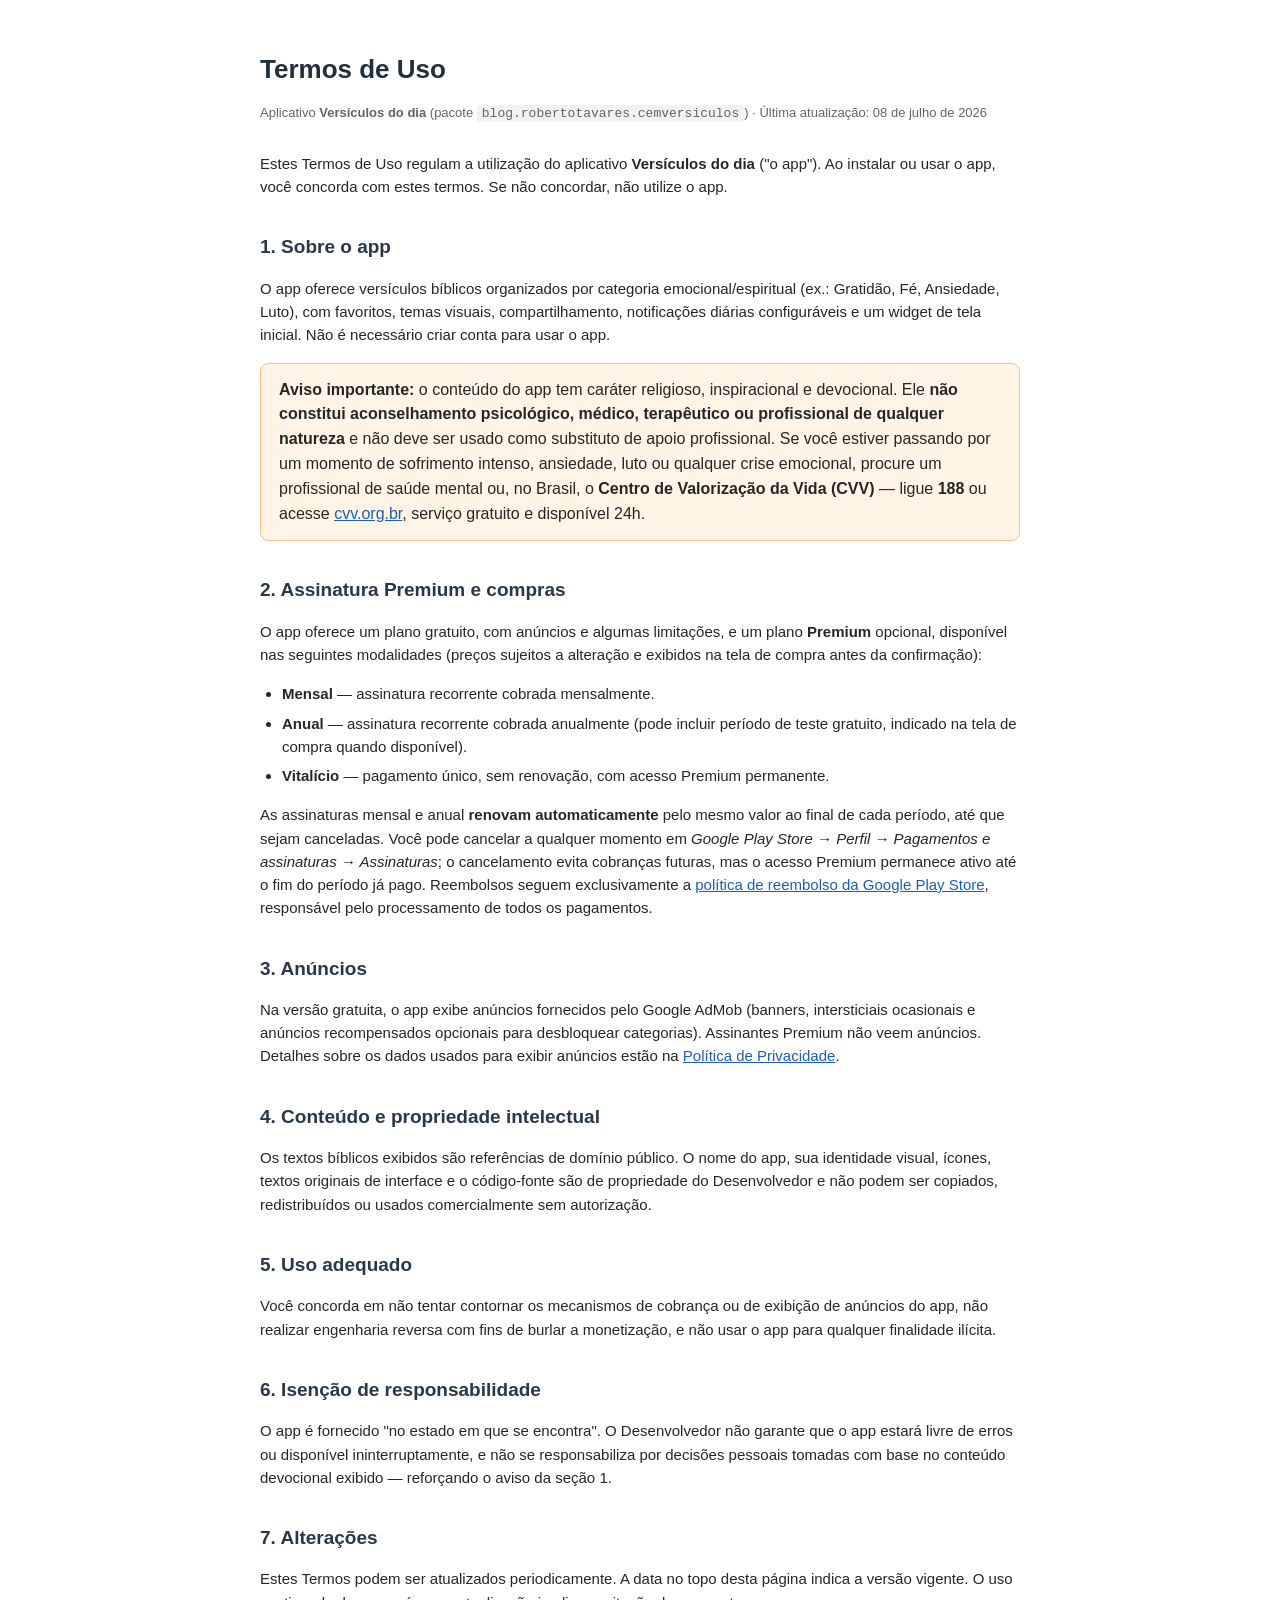
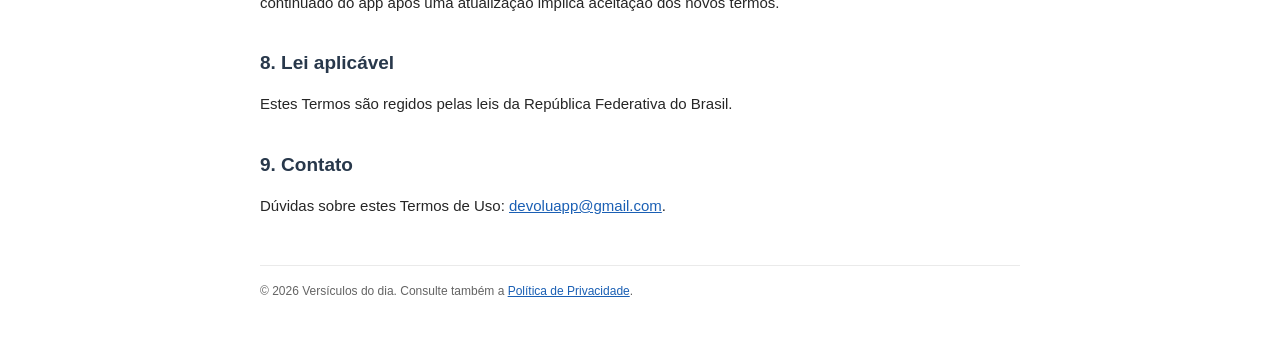
<file: termos_de_uso.html>
<!DOCTYPE html>
<html lang="pt-BR">
<head>
<meta charset="utf-8">
<meta name="viewport" content="width=device-width, initial-scale=1">
<title>Termos de Uso — Versículos do dia</title>
<style>
  body {
    font-family: -apple-system, "Segoe UI", Helvetica, Arial, sans-serif;
    color: #262626;
    background: #ffffff;
    max-width: 760px;
    margin: 0 auto;
    padding: 32px 20px 64px;
    line-height: 1.55;
  }
  h1 { font-size: 26px; color: #212f3f; margin-bottom: 4px; }
  .subtitle { color: #646464; font-size: 13px; margin-bottom: 28px; }
  h2 { font-size: 19px; color: #28384b; margin-top: 34px; margin-bottom: 10px; }
  p, li { font-size: 15px; }
  ul { padding-left: 22px; }
  li { margin-bottom: 6px; }
  code { background: #f2f2f2; padding: 1px 5px; border-radius: 3px; font-size: 13px; }
  a { color: #1a5fb4; }
  .aviso { background: #fff4e5; border: 1px solid #f0c48a; border-radius: 8px; padding: 14px 18px; margin: 16px 0; }
  footer { margin-top: 48px; color: #646464; font-size: 12px; border-top: 1px solid #eaeaea; padding-top: 16px; }
</style>
</head>
<body>

<h1>Termos de Uso</h1>
<p class="subtitle">Aplicativo <strong>Versículos do dia</strong> (pacote <code>blog.robertotavares.cemversiculos</code>) · Última atualização: 08 de julho de 2026</p>

<p>Estes Termos de Uso regulam a utilização do aplicativo <strong>Versículos do dia</strong> ("o app"). Ao instalar ou usar o app, você concorda com estes termos. Se não concordar, não utilize o app.</p>

<h2>1. Sobre o app</h2>
<p>O app oferece versículos bíblicos organizados por categoria emocional/espiritual (ex.: Gratidão, Fé, Ansiedade, Luto), com favoritos, temas visuais, compartilhamento, notificações diárias configuráveis e um widget de tela inicial. Não é necessário criar conta para usar o app.</p>

<div class="aviso">
<strong>Aviso importante:</strong> o conteúdo do app tem caráter religioso, inspiracional e devocional. Ele <strong>não constitui aconselhamento psicológico, médico, terapêutico ou profissional de qualquer natureza</strong> e não deve ser usado como substituto de apoio profissional. Se você estiver passando por um momento de sofrimento intenso, ansiedade, luto ou qualquer crise emocional, procure um profissional de saúde mental ou, no Brasil, o <strong>Centro de Valorização da Vida (CVV)</strong> — ligue <strong>188</strong> ou acesse <a href="https://www.cvv.org.br" target="_blank" rel="noopener">cvv.org.br</a>, serviço gratuito e disponível 24h.
</div>

<h2>2. Assinatura Premium e compras</h2>
<p>O app oferece um plano gratuito, com anúncios e algumas limitações, e um plano <strong>Premium</strong> opcional, disponível nas seguintes modalidades (preços sujeitos a alteração e exibidos na tela de compra antes da confirmação):</p>
<ul>
  <li><strong>Mensal</strong> — assinatura recorrente cobrada mensalmente.</li>
  <li><strong>Anual</strong> — assinatura recorrente cobrada anualmente (pode incluir período de teste gratuito, indicado na tela de compra quando disponível).</li>
  <li><strong>Vitalício</strong> — pagamento único, sem renovação, com acesso Premium permanente.</li>
</ul>
<p>As assinaturas mensal e anual <strong>renovam automaticamente</strong> pelo mesmo valor ao final de cada período, até que sejam canceladas. Você pode cancelar a qualquer momento em <em>Google Play Store → Perfil → Pagamentos e assinaturas → Assinaturas</em>; o cancelamento evita cobranças futuras, mas o acesso Premium permanece ativo até o fim do período já pago. Reembolsos seguem exclusivamente a <a href="https://support.google.com/googleplay/answer/2479637" target="_blank" rel="noopener">política de reembolso da Google Play Store</a>, responsável pelo processamento de todos os pagamentos.</p>

<h2>3. Anúncios</h2>
<p>Na versão gratuita, o app exibe anúncios fornecidos pelo Google AdMob (banners, intersticiais ocasionais e anúncios recompensados opcionais para desbloquear categorias). Assinantes Premium não veem anúncios. Detalhes sobre os dados usados para exibir anúncios estão na <a href="versiculo_do_dia_privacy_policy.html">Política de Privacidade</a>.</p>

<h2>4. Conteúdo e propriedade intelectual</h2>
<p>Os textos bíblicos exibidos são referências de domínio público. O nome do app, sua identidade visual, ícones, textos originais de interface e o código-fonte são de propriedade do Desenvolvedor e não podem ser copiados, redistribuídos ou usados comercialmente sem autorização.</p>

<h2>5. Uso adequado</h2>
<p>Você concorda em não tentar contornar os mecanismos de cobrança ou de exibição de anúncios do app, não realizar engenharia reversa com fins de burlar a monetização, e não usar o app para qualquer finalidade ilícita.</p>

<h2>6. Isenção de responsabilidade</h2>
<p>O app é fornecido "no estado em que se encontra". O Desenvolvedor não garante que o app estará livre de erros ou disponível ininterruptamente, e não se responsabiliza por decisões pessoais tomadas com base no conteúdo devocional exibido — reforçando o aviso da seção 1.</p>

<h2>7. Alterações</h2>
<p>Estes Termos podem ser atualizados periodicamente. A data no topo desta página indica a versão vigente. O uso continuado do app após uma atualização implica aceitação dos novos termos.</p>

<h2>8. Lei aplicável</h2>
<p>Estes Termos são regidos pelas leis da República Federativa do Brasil.</p>

<h2>9. Contato</h2>
<p>Dúvidas sobre estes Termos de Uso: <a href="mailto:devoluapp@gmail.com">devoluapp@gmail.com</a>.</p>

<footer>© 2026 Versículos do dia. Consulte também a <a href="versiculo_do_dia_privacy_policy.html">Política de Privacidade</a>.</footer>
</body>
</html>
</file>
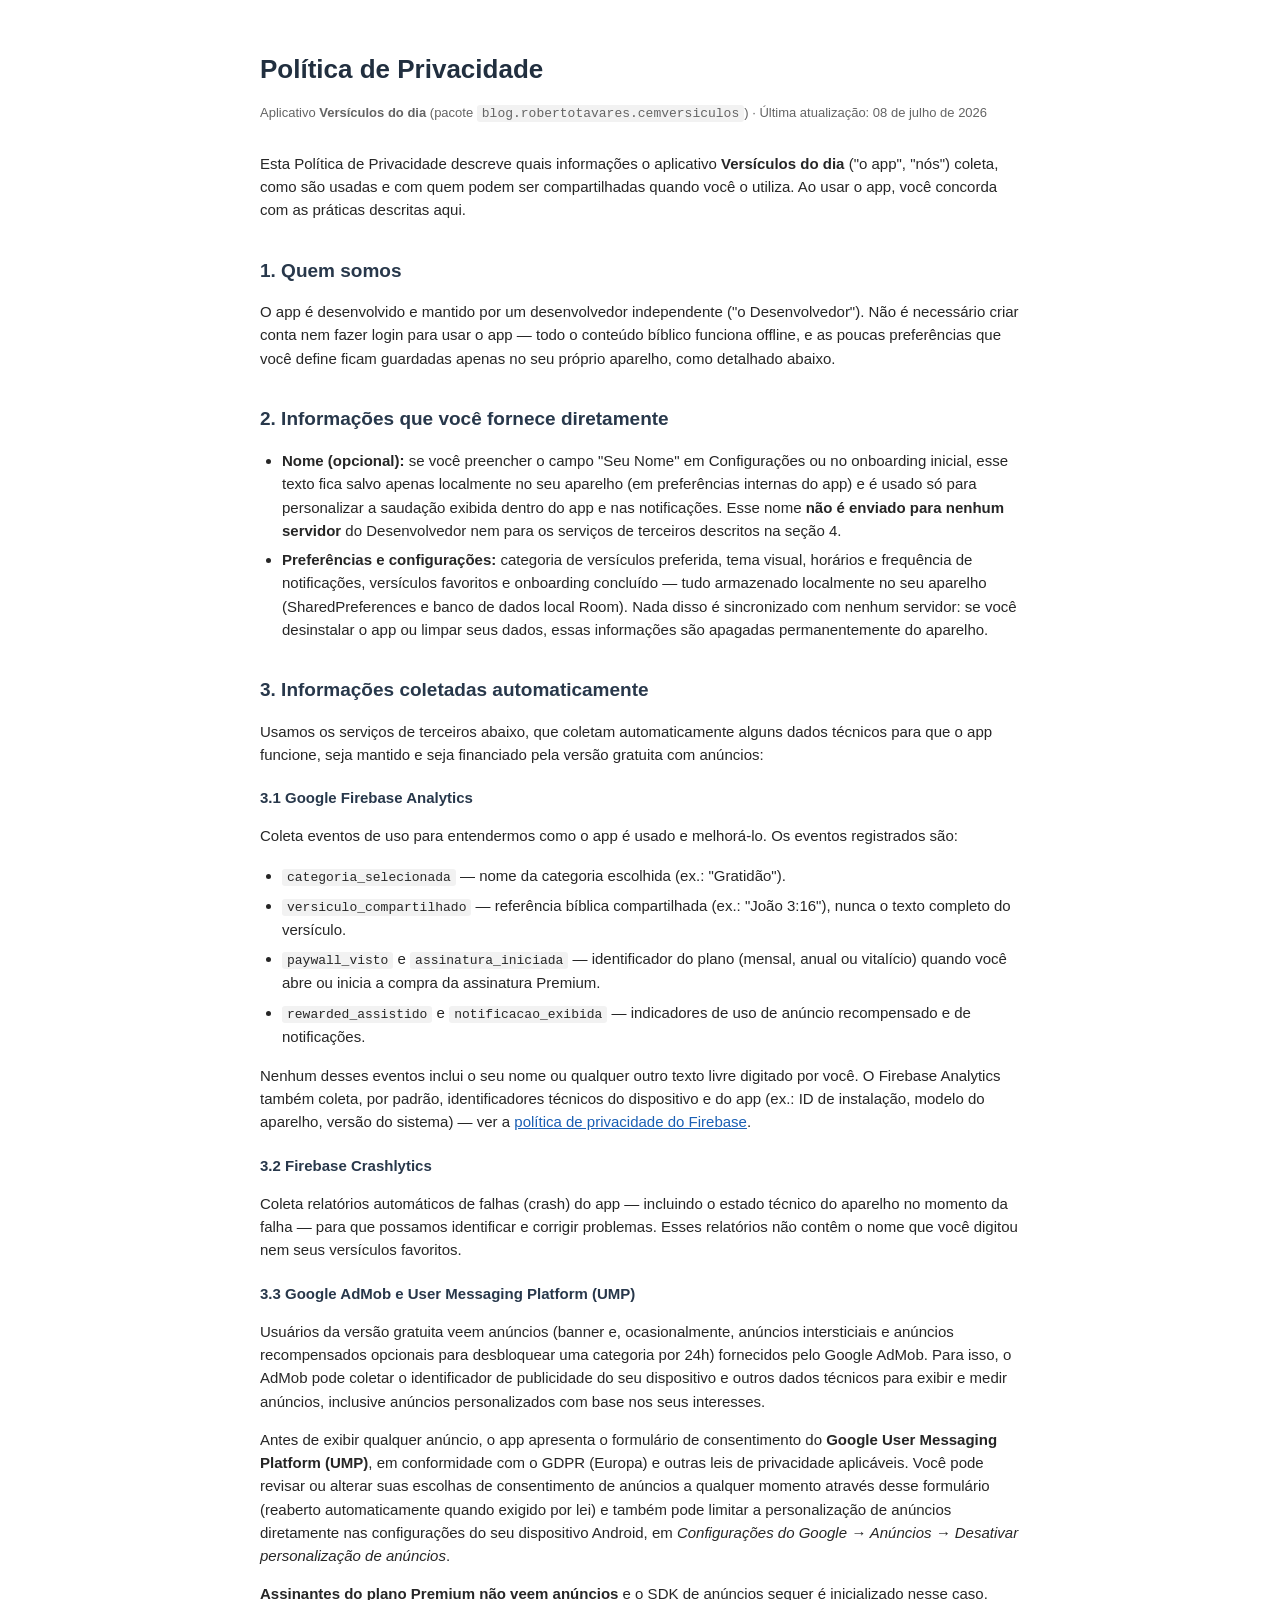
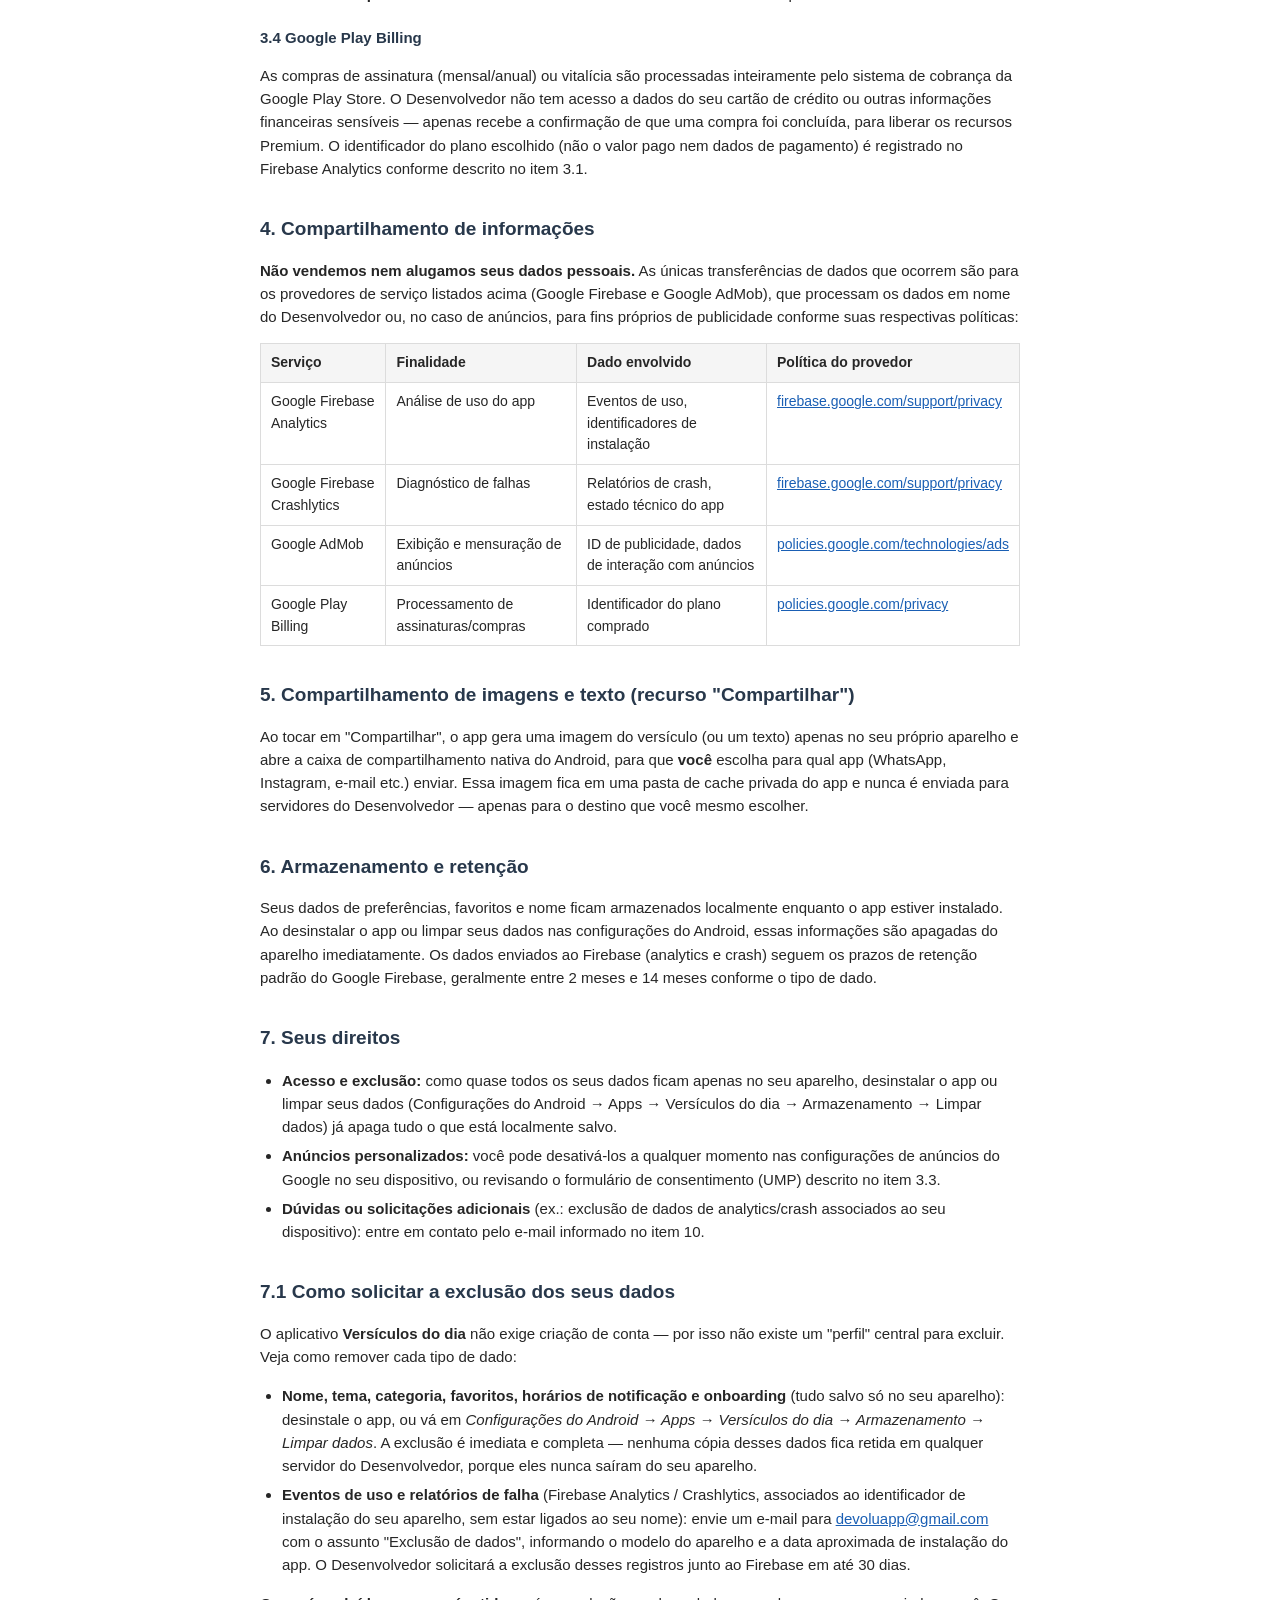
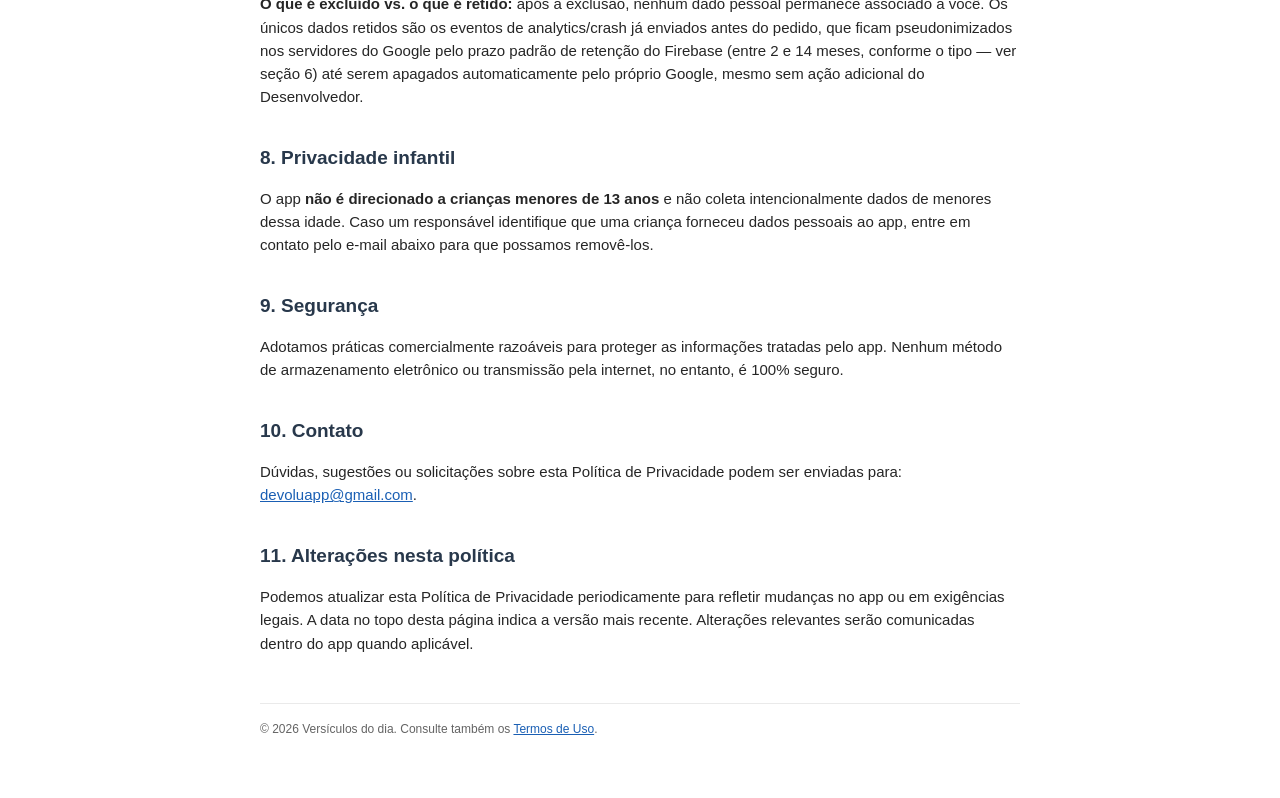
<file: versiculo_do_dia_privacy_policy.html>
<!DOCTYPE html>
<html lang="pt-BR">
<head>
<meta charset="utf-8">
<meta name="viewport" content="width=device-width, initial-scale=1">
<title>Política de Privacidade — Versículos do dia</title>
<style>
  body {
    font-family: -apple-system, "Segoe UI", Helvetica, Arial, sans-serif;
    color: #262626;
    background: #ffffff;
    max-width: 760px;
    margin: 0 auto;
    padding: 32px 20px 64px;
    line-height: 1.55;
  }
  h1 { font-size: 26px; color: #212f3f; margin-bottom: 4px; }
  .subtitle { color: #646464; font-size: 13px; margin-bottom: 28px; }
  h2 { font-size: 19px; color: #28384b; margin-top: 34px; margin-bottom: 10px; }
  h3 { font-size: 15px; color: #28384b; margin-top: 20px; margin-bottom: 6px; }
  p, li { font-size: 15px; }
  ul { padding-left: 22px; }
  li { margin-bottom: 6px; }
  table { border-collapse: collapse; width: 100%; margin: 12px 0 20px; font-size: 14px; }
  th, td { border: 1px solid #dcdcdc; padding: 8px 10px; text-align: left; vertical-align: top; }
  th { background: #f5f5f5; }
  code { background: #f2f2f2; padding: 1px 5px; border-radius: 3px; font-size: 13px; }
  a { color: #1a5fb4; }
  footer { margin-top: 48px; color: #646464; font-size: 12px; border-top: 1px solid #eaeaea; padding-top: 16px; }
</style>
</head>
<body>

<h1>Política de Privacidade</h1>
<p class="subtitle">Aplicativo <strong>Versículos do dia</strong> (pacote <code>blog.robertotavares.cemversiculos</code>) · Última atualização: 08 de julho de 2026</p>

<p>Esta Política de Privacidade descreve quais informações o aplicativo <strong>Versículos do dia</strong> ("o app", "nós") coleta, como são usadas e com quem podem ser compartilhadas quando você o utiliza. Ao usar o app, você concorda com as práticas descritas aqui.</p>

<h2>1. Quem somos</h2>
<p>O app é desenvolvido e mantido por um desenvolvedor independente ("o Desenvolvedor"). Não é necessário criar conta nem fazer login para usar o app — todo o conteúdo bíblico funciona offline, e as poucas preferências que você define ficam guardadas apenas no seu próprio aparelho, como detalhado abaixo.</p>

<h2>2. Informações que você fornece diretamente</h2>
<ul>
  <li><strong>Nome (opcional):</strong> se você preencher o campo "Seu Nome" em Configurações ou no onboarding inicial, esse texto fica salvo apenas localmente no seu aparelho (em preferências internas do app) e é usado só para personalizar a saudação exibida dentro do app e nas notificações. Esse nome <strong>não é enviado para nenhum servidor</strong> do Desenvolvedor nem para os serviços de terceiros descritos na seção 4.</li>
  <li><strong>Preferências e configurações:</strong> categoria de versículos preferida, tema visual, horários e frequência de notificações, versículos favoritos e onboarding concluído — tudo armazenado localmente no seu aparelho (SharedPreferences e banco de dados local Room). Nada disso é sincronizado com nenhum servidor: se você desinstalar o app ou limpar seus dados, essas informações são apagadas permanentemente do aparelho.</li>
</ul>

<h2>3. Informações coletadas automaticamente</h2>
<p>Usamos os serviços de terceiros abaixo, que coletam automaticamente alguns dados técnicos para que o app funcione, seja mantido e seja financiado pela versão gratuita com anúncios:</p>

<h3>3.1 Google Firebase Analytics</h3>
<p>Coleta eventos de uso para entendermos como o app é usado e melhorá-lo. Os eventos registrados são:</p>
<ul>
  <li><code>categoria_selecionada</code> — nome da categoria escolhida (ex.: "Gratidão").</li>
  <li><code>versiculo_compartilhado</code> — referência bíblica compartilhada (ex.: "João 3:16"), nunca o texto completo do versículo.</li>
  <li><code>paywall_visto</code> e <code>assinatura_iniciada</code> — identificador do plano (mensal, anual ou vitalício) quando você abre ou inicia a compra da assinatura Premium.</li>
  <li><code>rewarded_assistido</code> e <code>notificacao_exibida</code> — indicadores de uso de anúncio recompensado e de notificações.</li>
</ul>
<p>Nenhum desses eventos inclui o seu nome ou qualquer outro texto livre digitado por você. O Firebase Analytics também coleta, por padrão, identificadores técnicos do dispositivo e do app (ex.: ID de instalação, modelo do aparelho, versão do sistema) — ver a <a href="https://firebase.google.com/support/privacy" target="_blank" rel="noopener">política de privacidade do Firebase</a>.</p>

<h3>3.2 Firebase Crashlytics</h3>
<p>Coleta relatórios automáticos de falhas (crash) do app — incluindo o estado técnico do aparelho no momento da falha — para que possamos identificar e corrigir problemas. Esses relatórios não contêm o nome que você digitou nem seus versículos favoritos.</p>

<h3>3.3 Google AdMob e User Messaging Platform (UMP)</h3>
<p>Usuários da versão gratuita veem anúncios (banner e, ocasionalmente, anúncios intersticiais e anúncios recompensados opcionais para desbloquear uma categoria por 24h) fornecidos pelo Google AdMob. Para isso, o AdMob pode coletar o identificador de publicidade do seu dispositivo e outros dados técnicos para exibir e medir anúncios, inclusive anúncios personalizados com base nos seus interesses.</p>
<p>Antes de exibir qualquer anúncio, o app apresenta o formulário de consentimento do <strong>Google User Messaging Platform (UMP)</strong>, em conformidade com o GDPR (Europa) e outras leis de privacidade aplicáveis. Você pode revisar ou alterar suas escolhas de consentimento de anúncios a qualquer momento através desse formulário (reaberto automaticamente quando exigido por lei) e também pode limitar a personalização de anúncios diretamente nas configurações do seu dispositivo Android, em <em>Configurações do Google → Anúncios → Desativar personalização de anúncios</em>.</p>
<p><strong>Assinantes do plano Premium não veem anúncios</strong> e o SDK de anúncios sequer é inicializado nesse caso.</p>

<h3>3.4 Google Play Billing</h3>
<p>As compras de assinatura (mensal/anual) ou vitalícia são processadas inteiramente pelo sistema de cobrança da Google Play Store. O Desenvolvedor não tem acesso a dados do seu cartão de crédito ou outras informações financeiras sensíveis — apenas recebe a confirmação de que uma compra foi concluída, para liberar os recursos Premium. O identificador do plano escolhido (não o valor pago nem dados de pagamento) é registrado no Firebase Analytics conforme descrito no item 3.1.</p>

<h2>4. Compartilhamento de informações</h2>
<p><strong>Não vendemos nem alugamos seus dados pessoais.</strong> As únicas transferências de dados que ocorrem são para os provedores de serviço listados acima (Google Firebase e Google AdMob), que processam os dados em nome do Desenvolvedor ou, no caso de anúncios, para fins próprios de publicidade conforme suas respectivas políticas:</p>
<table>
  <tr><th>Serviço</th><th>Finalidade</th><th>Dado envolvido</th><th>Política do provedor</th></tr>
  <tr><td>Google Firebase Analytics</td><td>Análise de uso do app</td><td>Eventos de uso, identificadores de instalação</td><td><a href="https://firebase.google.com/support/privacy" target="_blank" rel="noopener">firebase.google.com/support/privacy</a></td></tr>
  <tr><td>Google Firebase Crashlytics</td><td>Diagnóstico de falhas</td><td>Relatórios de crash, estado técnico do app</td><td><a href="https://firebase.google.com/support/privacy" target="_blank" rel="noopener">firebase.google.com/support/privacy</a></td></tr>
  <tr><td>Google AdMob</td><td>Exibição e mensuração de anúncios</td><td>ID de publicidade, dados de interação com anúncios</td><td><a href="https://policies.google.com/technologies/ads" target="_blank" rel="noopener">policies.google.com/technologies/ads</a></td></tr>
  <tr><td>Google Play Billing</td><td>Processamento de assinaturas/compras</td><td>Identificador do plano comprado</td><td><a href="https://policies.google.com/privacy" target="_blank" rel="noopener">policies.google.com/privacy</a></td></tr>
</table>

<h2>5. Compartilhamento de imagens e texto (recurso "Compartilhar")</h2>
<p>Ao tocar em "Compartilhar", o app gera uma imagem do versículo (ou um texto) apenas no seu próprio aparelho e abre a caixa de compartilhamento nativa do Android, para que <strong>você</strong> escolha para qual app (WhatsApp, Instagram, e-mail etc.) enviar. Essa imagem fica em uma pasta de cache privada do app e nunca é enviada para servidores do Desenvolvedor — apenas para o destino que você mesmo escolher.</p>

<h2>6. Armazenamento e retenção</h2>
<p>Seus dados de preferências, favoritos e nome ficam armazenados localmente enquanto o app estiver instalado. Ao desinstalar o app ou limpar seus dados nas configurações do Android, essas informações são apagadas do aparelho imediatamente. Os dados enviados ao Firebase (analytics e crash) seguem os prazos de retenção padrão do Google Firebase, geralmente entre 2 meses e 14 meses conforme o tipo de dado.</p>

<h2>7. Seus direitos</h2>
<ul>
  <li><strong>Acesso e exclusão:</strong> como quase todos os seus dados ficam apenas no seu aparelho, desinstalar o app ou limpar seus dados (Configurações do Android → Apps → Versículos do dia → Armazenamento → Limpar dados) já apaga tudo o que está localmente salvo.</li>
  <li><strong>Anúncios personalizados:</strong> você pode desativá-los a qualquer momento nas configurações de anúncios do Google no seu dispositivo, ou revisando o formulário de consentimento (UMP) descrito no item 3.3.</li>
  <li><strong>Dúvidas ou solicitações adicionais</strong> (ex.: exclusão de dados de analytics/crash associados ao seu dispositivo): entre em contato pelo e-mail informado no item 10.</li>
</ul>

<h2 id="exclusao-de-dados">7.1 Como solicitar a exclusão dos seus dados</h2>
<p>O aplicativo <strong>Versículos do dia</strong> não exige criação de conta — por isso não existe um "perfil" central para excluir. Veja como remover cada tipo de dado:</p>
<ul>
  <li><strong>Nome, tema, categoria, favoritos, horários de notificação e onboarding</strong> (tudo salvo só no seu aparelho): desinstale o app, ou vá em <em>Configurações do Android → Apps → Versículos do dia → Armazenamento → Limpar dados</em>. A exclusão é imediata e completa — nenhuma cópia desses dados fica retida em qualquer servidor do Desenvolvedor, porque eles nunca saíram do seu aparelho.</li>
  <li><strong>Eventos de uso e relatórios de falha</strong> (Firebase Analytics / Crashlytics, associados ao identificador de instalação do seu aparelho, sem estar ligados ao seu nome): envie um e-mail para <a href="mailto:devoluapp@gmail.com">devoluapp@gmail.com</a> com o assunto "Exclusão de dados", informando o modelo do aparelho e a data aproximada de instalação do app. O Desenvolvedor solicitará a exclusão desses registros junto ao Firebase em até 30 dias.</li>
</ul>
<p><strong>O que é excluído vs. o que é retido:</strong> após a exclusão, nenhum dado pessoal permanece associado a você. Os únicos dados retidos são os eventos de analytics/crash já enviados antes do pedido, que ficam pseudonimizados nos servidores do Google pelo prazo padrão de retenção do Firebase (entre 2 e 14 meses, conforme o tipo — ver seção 6) até serem apagados automaticamente pelo próprio Google, mesmo sem ação adicional do Desenvolvedor.</p>

<h2>8. Privacidade infantil</h2>
<p>O app <strong>não é direcionado a crianças menores de 13 anos</strong> e não coleta intencionalmente dados de menores dessa idade. Caso um responsável identifique que uma criança forneceu dados pessoais ao app, entre em contato pelo e-mail abaixo para que possamos removê-los.</p>

<h2>9. Segurança</h2>
<p>Adotamos práticas comercialmente razoáveis para proteger as informações tratadas pelo app. Nenhum método de armazenamento eletrônico ou transmissão pela internet, no entanto, é 100% seguro.</p>

<h2>10. Contato</h2>
<p>Dúvidas, sugestões ou solicitações sobre esta Política de Privacidade podem ser enviadas para: <a href="mailto:devoluapp@gmail.com">devoluapp@gmail.com</a>.</p>

<h2>11. Alterações nesta política</h2>
<p>Podemos atualizar esta Política de Privacidade periodicamente para refletir mudanças no app ou em exigências legais. A data no topo desta página indica a versão mais recente. Alterações relevantes serão comunicadas dentro do app quando aplicável.</p>

<footer>© 2026 Versículos do dia. Consulte também os <a href="termos_de_uso.html">Termos de Uso</a>.</footer>
</body>
</html>
</file>
